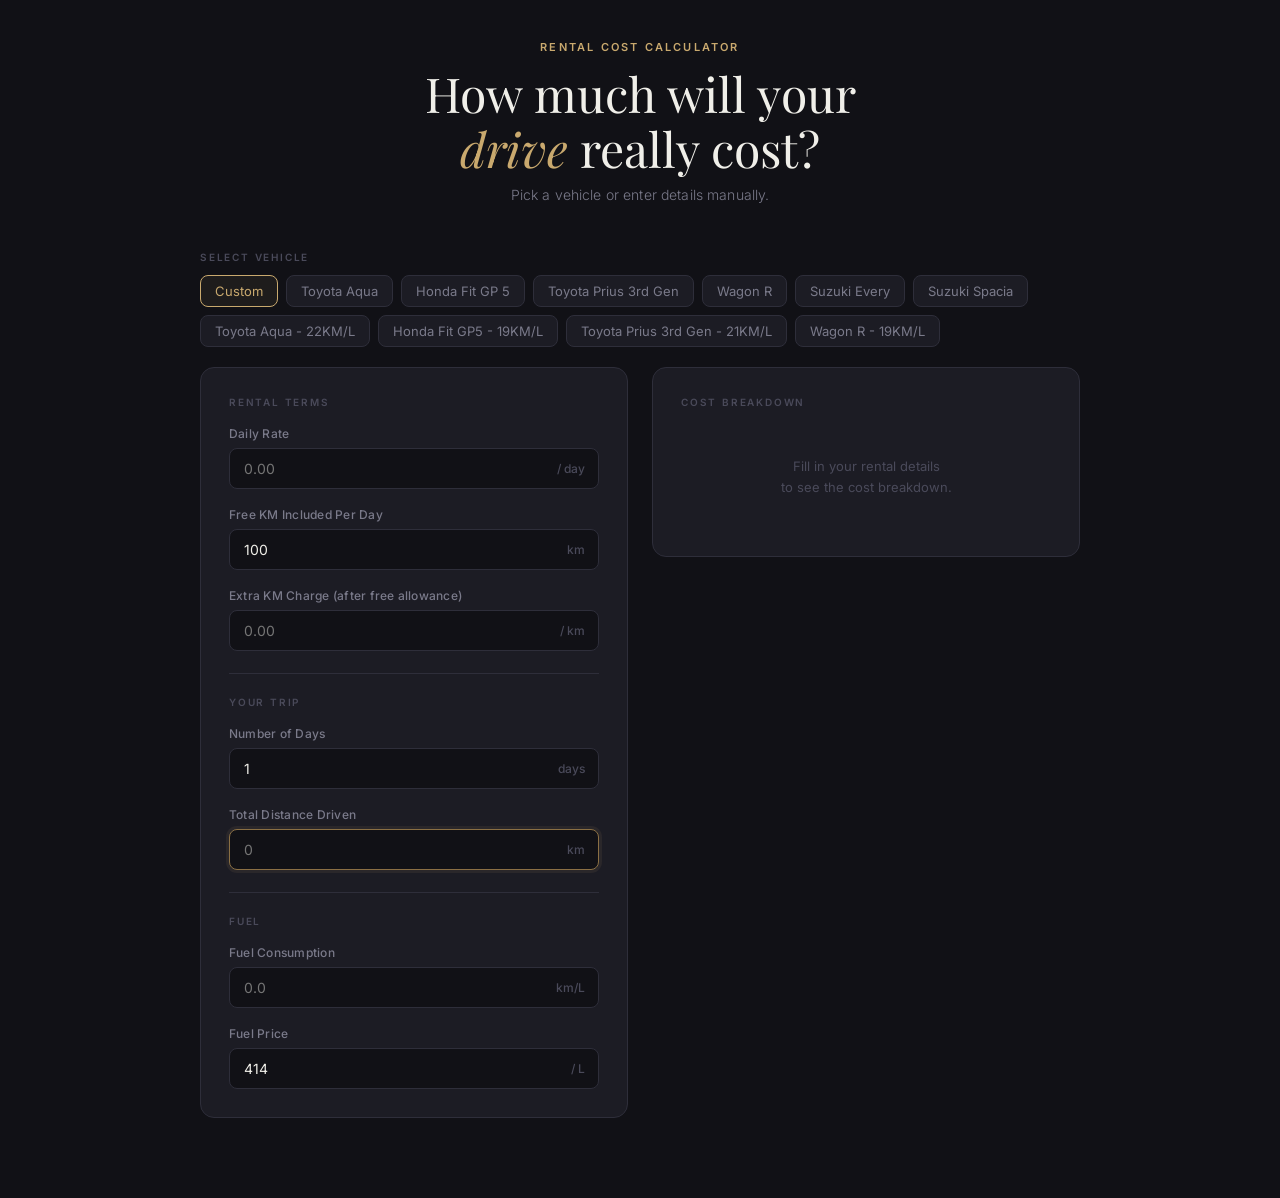
<file: index.html>
<!doctype html>
<html lang="en">
  <head>
    <meta charset="UTF-8" />
    <meta name="viewport" content="width=device-width, initial-scale=1.0" />
    <title>Drive Cost — Rental Calculator</title>
    <link
      href="https://fonts.googleapis.com/css2?family=Playfair+Display:wght@400;600&family=Inter:wght@300;400;500;600&display=swap"
      rel="stylesheet"
    />
    <link rel="icon" type="image/svg+xml" href="icon.png" />
    <link href="./styles.css" rel="stylesheet" />
  </head>
  <body>
    <header>
      <p class="eyebrow">Rental Cost Calculator</p>
      <h1>How much will your<br /><em>drive</em> really cost?</h1>
      <p class="subtitle">Pick a vehicle or enter details manually.</p>
    </header>

    <!-- Vehicle chips -->
    <div class="vehicle-section">
      <p class="section-label" style="margin-bottom: 12px">Select Vehicle</p>
      <div class="vehicle-chips" id="vehicleChips"></div>
    </div>

    <div class="layout">
      <!-- INPUTS -->
      <div>
        <div class="card">
          <p class="section-label">Rental Terms</p>

          <div class="field">
            <label>Daily Rate</label>
            <div class="input-wrap">
              <input
                type="number"
                id="pricePerDay"
                placeholder="0.00"
                min="0"
                step="0.01"
              />
              <span class="input-unit">/ day</span>
            </div>
          </div>

          <div class="field">
            <label>Free KM Included Per Day</label>
            <div class="input-wrap">
              <input
                type="number"
                id="freeKmPerDay"
                placeholder="100"
                min="0"
                step="1"
              />
              <span class="input-unit">km</span>
            </div>
          </div>

          <div class="field">
            <label>Extra KM Charge (after free allowance)</label>
            <div class="input-wrap">
              <input
                type="number"
                id="pricePerExtraKm"
                placeholder="0.00"
                min="0"
                step="0.01"
              />
              <span class="input-unit">/ km</span>
            </div>
          </div>

          <div class="divider"></div>
          <p class="section-label">Your Trip</p>

          <div class="field">
            <label>Number of Days</label>
            <div class="input-wrap">
              <input
                type="number"
                id="numDays"
                placeholder="0"
                min="1"
                step="1"
                value="1"
              />
              <span class="input-unit">days</span>
            </div>
          </div>

          <div class="field">
            <label>Total Distance Driven</label>
            <div class="input-wrap">
              <input
                type="number"
                id="numKm"
                placeholder="0"
                min="0"
                step="1"
              />
              <span class="input-unit">km</span>
            </div>
          </div>

          <div class="divider"></div>
          <p class="section-label">Fuel</p>

          <div class="field">
            <label>Fuel Consumption</label>
            <div class="input-wrap">
              <input
                type="number"
                id="fuelConsumption"
                placeholder="0.0"
                min="0"
                step="0.1"
              />
              <span class="input-unit">km/L</span>
            </div>
          </div>

          <div class="field">
            <label>Fuel Price</label>
            <div class="input-wrap">
              <input
                type="number"
                id="fuelPrice"
                placeholder="0.00"
                min="0"
                step="0.01"
              />
              <span class="input-unit">/ L</span>
            </div>
          </div>
        </div>
      </div>

      <!-- SUMMARY -->
      <div class="summary-card">
        <div class="card">
          <p class="section-label">Cost Breakdown</p>
          <div class="active-vehicle-tag" id="activeVehicleTag"></div>
          <div id="summary">
            <div class="zero-state">
              Fill in your rental details<br />to see the cost breakdown.
            </div>
          </div>
        </div>
      </div>
    </div>

    <!-- Mobile sticky total bar -->
    <div class="sticky-total" id="stickyTotal">
      <div>
        <div class="sticky-total-label">Total Cost</div>
        <div class="sticky-total-sub" id="stickyTotalSub"></div>
      </div>
      <div class="sticky-total-amount" id="stickyTotalAmount">—</div>
    </div>

    <script src="./script.js"></script>
  </body>
</html>
</file>
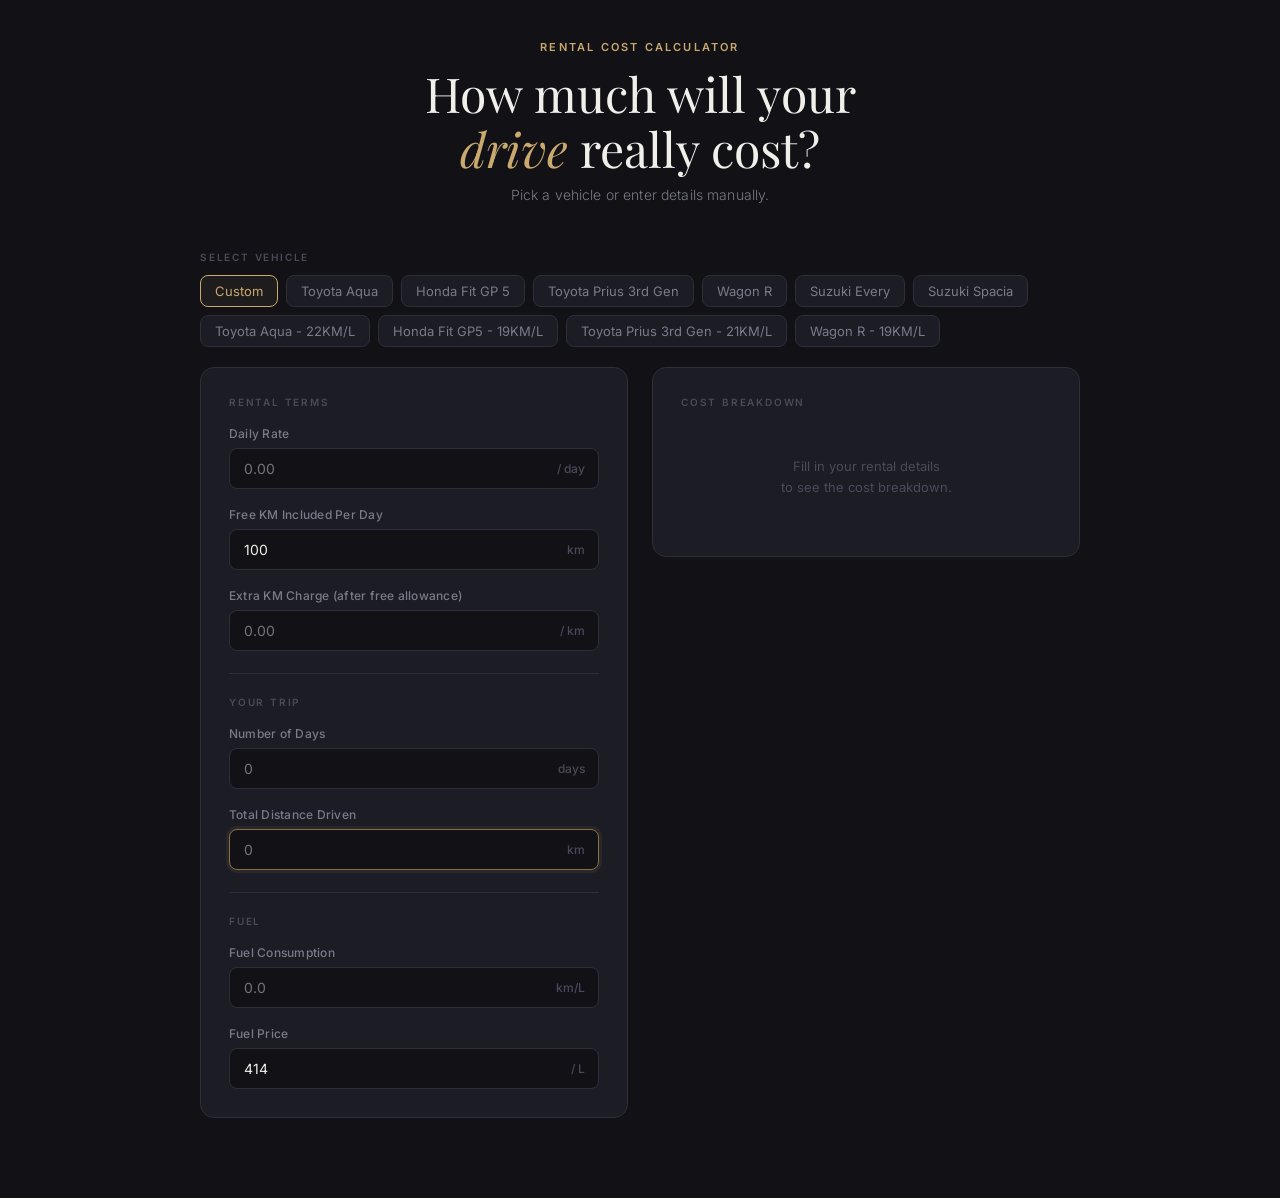
<file: index..html>
<!doctype html>
<html lang="en">
  <head>
    <meta charset="UTF-8" />
    <meta name="viewport" content="width=device-width, initial-scale=1.0" />
    <title>Drive Cost — Rental Calculator</title>
    <link
      href="https://fonts.googleapis.com/css2?family=Playfair+Display:wght@400;600&family=Inter:wght@300;400;500;600&display=swap"
      rel="stylesheet"
    />
    <link rel="icon" type="image/svg+xml" href="icon.png" />
    <link href="./styles.css" rel="stylesheet" />
  </head>
  <body>
    <header>
      <p class="eyebrow">Rental Cost Calculator</p>
      <h1>How much will your<br /><em>drive</em> really cost?</h1>
      <p class="subtitle">Pick a vehicle or enter details manually.</p>
    </header>

    <!-- Vehicle chips -->
    <div class="vehicle-section">
      <p class="section-label" style="margin-bottom: 12px">Select Vehicle</p>
      <div class="vehicle-chips" id="vehicleChips"></div>
    </div>

    <div class="layout">
      <!-- INPUTS -->
      <div>
        <div class="card">
          <p class="section-label">Rental Terms</p>

          <div class="field">
            <label>Daily Rate</label>
            <div class="input-wrap">
              <input
                type="number"
                id="pricePerDay"
                placeholder="0.00"
                min="0"
                step="0.01"
              />
              <span class="input-unit">/ day</span>
            </div>
          </div>

          <div class="field">
            <label>Free KM Included Per Day</label>
            <div class="input-wrap">
              <input
                type="number"
                id="freeKmPerDay"
                placeholder="100"
                min="0"
                step="1"
              />
              <span class="input-unit">km</span>
            </div>
          </div>

          <div class="field">
            <label>Extra KM Charge (after free allowance)</label>
            <div class="input-wrap">
              <input
                type="number"
                id="pricePerExtraKm"
                placeholder="0.00"
                min="0"
                step="0.01"
              />
              <span class="input-unit">/ km</span>
            </div>
          </div>

          <div class="divider"></div>
          <p class="section-label">Your Trip</p>

          <div class="field">
            <label>Number of Days</label>
            <div class="input-wrap">
              <input
                type="number"
                id="numDays"
                placeholder="0"
                min="1"
                step="1"
              />
              <span class="input-unit">days</span>
            </div>
          </div>

          <div class="field">
            <label>Total Distance Driven</label>
            <div class="input-wrap">
              <input
                type="number"
                id="numKm"
                placeholder="0"
                min="0"
                step="1"
              />
              <span class="input-unit">km</span>
            </div>
          </div>

          <div class="divider"></div>
          <p class="section-label">Fuel</p>

          <div class="field">
            <label>Fuel Consumption</label>
            <div class="input-wrap">
              <input
                type="number"
                id="fuelConsumption"
                placeholder="0.0"
                min="0"
                step="0.1"
              />
              <span class="input-unit">km/L</span>
            </div>
          </div>

          <div class="field">
            <label>Fuel Price</label>
            <div class="input-wrap">
              <input
                type="number"
                id="fuelPrice"
                placeholder="0.00"
                min="0"
                step="0.01"
              />
              <span class="input-unit">/ L</span>
            </div>
          </div>
        </div>
      </div>

      <!-- SUMMARY -->
      <div class="summary-card">
        <div class="card">
          <p class="section-label">Cost Breakdown</p>
          <div class="active-vehicle-tag" id="activeVehicleTag"></div>
          <div id="summary">
            <div class="zero-state">
              Fill in your rental details<br />to see the cost breakdown.
            </div>
          </div>
        </div>
      </div>
    </div>

    <!-- Mobile sticky total bar -->
    <div class="sticky-total" id="stickyTotal">
      <div>
        <div class="sticky-total-label">Total Cost</div>
        <div class="sticky-total-sub" id="stickyTotalSub"></div>
      </div>
      <div class="sticky-total-amount" id="stickyTotalAmount">—</div>
    </div>

    <script src="./script.js"></script>
  </body>
</html>
</file>
<file: styles.css>
*,
*::before,
*::after {
    box-sizing: border-box;
    margin: 0;
    padding: 0;
}

:root {
    --bg: #111116;
    --surface: #1c1c24;
    --border: #2e2e3a;
    --gold: #c9a96e;
    --gold-dim: #8a6f44;
    --text: #f0efe9;
    --text-muted: #7a7a8a;
    --text-dim: #4a4a5a;
    --green: #6bcfa0;
    --radius: 14px;
}

body {
    background: var(--bg);
    color: var(--text);
    font-family: "Inter", sans-serif;
    min-height: 100vh;
    padding: 40px 20px 80px;
}

/* mobile: extra bottom padding so sticky bar doesn't cover content */
@media (max-width: 680px) {
    body {
        padding-bottom: 100px;
    }
}

header {
    text-align: center;
    margin-bottom: 48px;
}

.eyebrow {
    font-size: 11px;
    font-weight: 600;
    letter-spacing: 0.2em;
    text-transform: uppercase;
    color: var(--gold);
    margin-bottom: 12px;
}

h1 {
    font-family: "Playfair Display", serif;
    font-size: clamp(2rem, 5vw, 3rem);
    font-weight: 400;
    color: var(--text);
    line-height: 1.15;
}

h1 em {
    font-style: italic;
    color: var(--gold);
}

.subtitle {
    margin-top: 10px;
    font-size: 14px;
    color: var(--text-muted);
    font-weight: 300;
    letter-spacing: 0.01em;
}

/* ── Vehicle picker ── */
.vehicle-section {
    max-width: 880px;
    margin: 0 auto 20px;
}

.vehicle-chips {
    display: flex;
    gap: 8px;
    flex-wrap: wrap;
}

.chip {
    background: var(--surface);
    border: 1px solid var(--border);
    border-radius: 8px;
    padding: 7px 14px;
    cursor: pointer;
    font-size: 13px;
    color: var(--text-muted);
    font-weight: 400;
    transition: all 0.15s;
    white-space: nowrap;
}

.chip:hover {
    border-color: var(--gold-dim);
    color: var(--text);
}

.chip.active {
    border-color: var(--gold);
    color: var(--gold);
    background: rgba(201, 169, 110, 0.07);
}

/* ── Layout ── */
.layout {
    display: grid;
    grid-template-columns: 1fr 1fr;
    gap: 24px;
    max-width: 880px;
    margin: 0 auto;
    align-items: start;
}

@media (max-width: 680px) {
    .layout {
        grid-template-columns: 1fr;
    }
}

.card {
    background: var(--surface);
    border: 1px solid var(--border);
    border-radius: var(--radius);
    padding: 28px;
}

.section-label {
    font-size: 10px;
    font-weight: 600;
    letter-spacing: 0.18em;
    text-transform: uppercase;
    color: var(--text-dim);
    margin-bottom: 18px;
}

.field {
    margin-bottom: 18px;
}

.field:last-child {
    margin-bottom: 0;
}

label {
    display: block;
    font-size: 12px;
    font-weight: 500;
    color: var(--text-muted);
    margin-bottom: 7px;
    letter-spacing: 0.02em;
}

.input-wrap {
    position: relative;
    display: flex;
    align-items: center;
}

.input-unit {
    position: absolute;
    right: 14px;
    font-size: 12px;
    color: var(--text-dim);
    pointer-events: none;
    font-weight: 500;
}

input[type="number"] {
    width: 100%;
    background: var(--bg);
    border: 1px solid var(--border);
    border-radius: 8px;
    padding: 11px 44px 11px 14px;
    color: var(--text);
    font-family: "Inter", sans-serif;
    font-size: 14px;
    font-weight: 400;
    outline: none;
    transition:
        border-color 0.18s,
        box-shadow 0.18s;
    -moz-appearance: textfield;
}

input[type="number"]::-webkit-outer-spin-button,
input[type="number"]::-webkit-inner-spin-button {
    -webkit-appearance: none;
}

input[type="number"]:focus {
    border-color: var(--gold-dim);
    box-shadow: 0 0 0 3px rgba(201, 169, 110, 0.08);
}

.divider {
    height: 1px;
    background: var(--border);
    margin: 22px 0;
}

/* ── Summary (desktop sticky) ── */
.summary-card {
    position: sticky;
    top: 24px;
}

.active-vehicle-tag {
    font-size: 11px;
    color: var(--gold);
    font-weight: 500;
    margin-bottom: 14px;
    display: none;
}

.active-vehicle-tag.show {
    display: block;
}

.line-item {
    display: flex;
    justify-content: space-between;
    align-items: baseline;
    padding: 11px 0;
    border-bottom: 1px solid var(--border);
}

.line-item:last-of-type {
    border-bottom: none;
}

.line-label {
    font-size: 13px;
    color: var(--text-muted);
    font-weight: 400;
}

.line-value {
    font-size: 13px;
    font-weight: 500;
    color: var(--text);
    font-variant-numeric: tabular-nums;
    transition: color 0.2s;
}

.line-value.highlight {
    color: var(--gold);
}

.line-item.extra .line-label {
    color: var(--text-dim);
    font-size: 12px;
}

.line-item.extra .line-value {
    color: var(--text-muted);
    font-size: 12px;
}

/* total block inside the summary card */
.total-block {
    margin-top: 20px;
    padding: 18px;
    background: var(--bg);
    border-radius: 10px;
    border: 1px solid var(--gold-dim);
    display: flex;
    justify-content: space-between;
    align-items: center;
}

.total-label {
    font-size: 12px;
    font-weight: 600;
    letter-spacing: 0.1em;
    text-transform: uppercase;
    color: var(--text-muted);
}

.total-value {
    font-family: "Playfair Display", serif;
    font-size: 1.9rem;
    color: var(--gold);
    font-variant-numeric: tabular-nums;
    transition: all 0.25s;
}

.per-day {
    margin-top: 12px;
    text-align: right;
    font-size: 12px;
    color: var(--text-dim);
}

.per-day span {
    color: var(--text-muted);
}

.zero-state {
    text-align: center;
    padding: 30px 0;
    color: var(--text-dim);
    font-size: 13px;
    line-height: 1.6;
}

.badge {
    display: inline-block;
    background: rgba(107, 207, 160, 0.1);
    color: var(--green);
    border: 1px solid rgba(107, 207, 160, 0.2);
    border-radius: 6px;
    font-size: 11px;
    font-weight: 600;
    padding: 3px 8px;
    margin-left: 6px;
    vertical-align: middle;
}

.badge.warn {
    background: rgba(201, 169, 110, 0.1);
    color: var(--gold);
    border-color: rgba(201, 169, 110, 0.2);
}

/* ── Mobile sticky total bar ── */
.sticky-total {
    display: none;
    /* hidden on desktop */
}

@media (max-width: 680px) {
    .sticky-total {
        display: flex;
        position: fixed;
        bottom: 0;
        left: 0;
        right: 0;
        z-index: 50;
        background: #18181f;
        border-top: 1px solid var(--gold-dim);
        padding: 14px 20px;
        align-items: center;
        justify-content: space-between;
        backdrop-filter: blur(10px);
        -webkit-backdrop-filter: blur(10px);
        transition:
            opacity 0.25s,
            transform 0.25s;
        opacity: 0;
        transform: translateY(100%);
    }

    .sticky-total.visible {
        opacity: 1;
        transform: translateY(0);
    }

    .sticky-total-label {
        font-size: 11px;
        font-weight: 600;
        letter-spacing: 0.12em;
        text-transform: uppercase;
        color: var(--text-muted);
    }

    .sticky-total-sub {
        font-size: 11px;
        color: var(--text-dim);
        margin-top: 2px;
    }

    .sticky-total-amount {
        font-family: "Playfair Display", serif;
        font-size: 1.6rem;
        color: var(--gold);
        font-variant-numeric: tabular-nums;
    }

    /* on mobile, hide the total-block inside summary card to avoid duplication */
    .total-block {
        display: none;
    }

    .per-day {
        display: none;
    }
}

.pulse {
    animation: pulse 0.3s ease;
}

@keyframes pulse {
    0% {
        opacity: 0.5;
        transform: scale(0.97);
    }

    100% {
        opacity: 1;
        transform: scale(1);
    }
}
</file>
